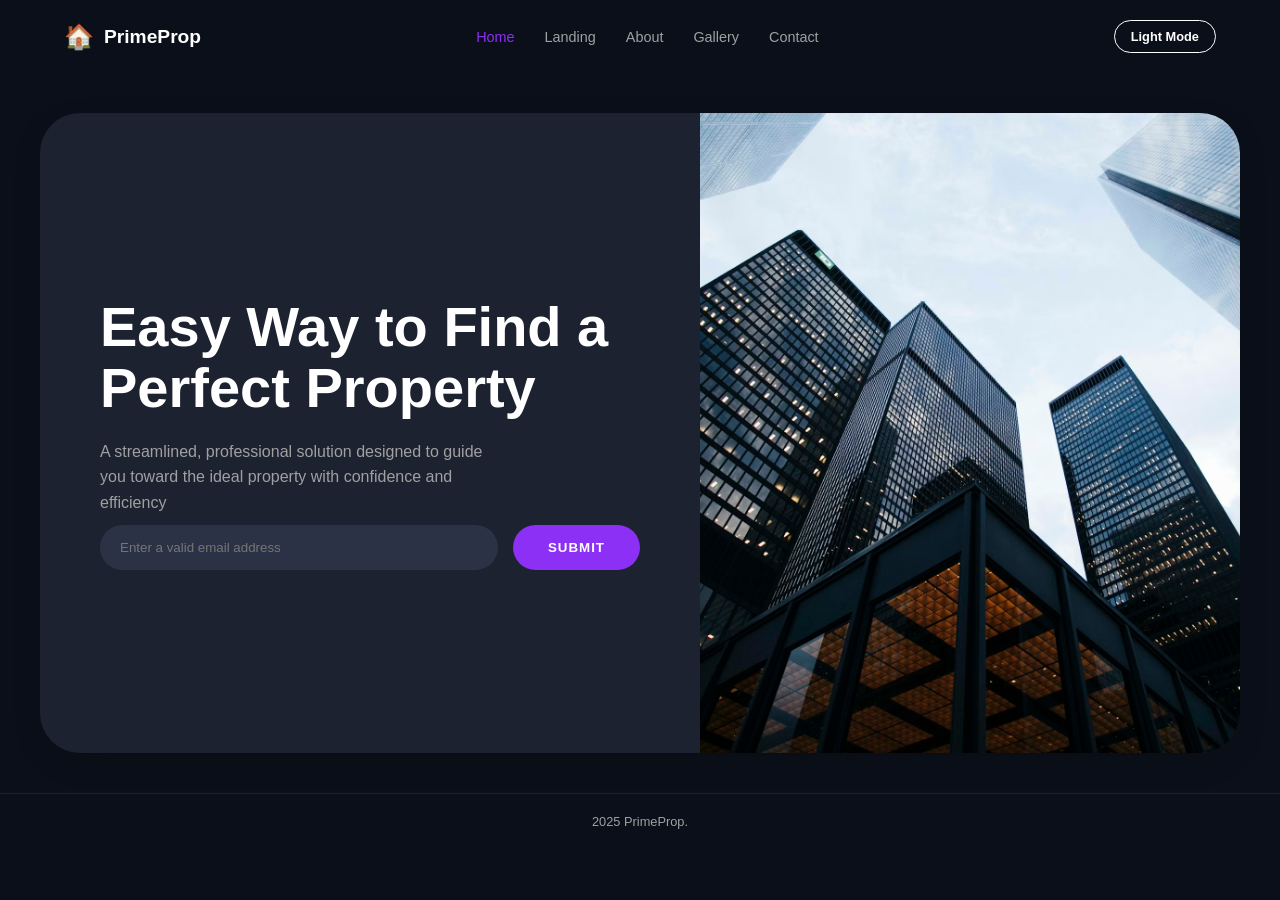
<file: index.html>
<!DOCTYPE html>
<html lang="ru">
<head>
    <meta charset="UTF-8">
    <meta name="viewport" content="width=device-width, initial-scale=1.0">
    <title>PrimeProp Landing</title>
    <link rel="stylesheet" href="css/home.css">
</head>
<body>

    <header class="navbar">
        <div class="logo">
            <a href="index.html" style="text-decoration: none; color: inherit; display: flex; align-items: center; gap: 10px;">
                <span class="logo-icon">🏠</span> 
                <span class="logo-text">PrimeProp</span>
            </a>
        </div>
        
        <nav>
            <ul class="nav-links">
                <li><a href="index.html" class="active">Home</a></li>
                <li><a href="landing.html">Landing</a></li>
                <li><a href="about.html">About</a></li>
                <li><a href="gallery.html">Gallery</a></li>
                <li><a href="contact.html">Contact</a></li>
            </ul>
        </nav>

        <button id="theme-toggle" class="theme-btn">Light Mode</button>
        
        <div class="burger" id="burger">
            <div class="line1"></div>
            <div class="line2"></div>
            <div class="line3"></div>
        </div>
    </header>

    <main>
        <section id="home" class="hero-section">
            <div class="hero-container">
                <div class="hero-content">
                    <h1>Easy Way to Find a <br> Perfect Property</h1>
                    <p class="subtitle">
                        A streamlined, professional solution designed to guide you toward the ideal property with confidence and efficiency
                    </p>

                    <form class="email-form" onsubmit="event.preventDefault();">
                        <input type="email" placeholder="Enter a valid email address" required>
                        <button type="submit">SUBMIT</button>
                    </form>
                </div>
                
                <div class="hero-image">
                    <img src="assets/home.avif" alt="Modern Building Architecture">
                </div>
            </div>
        </section>
    </main>

    <footer>
        <p>2025 PrimeProp.</p>
    </footer>

    <script src="js/home.js"></script>
</body>
</html>
</file>
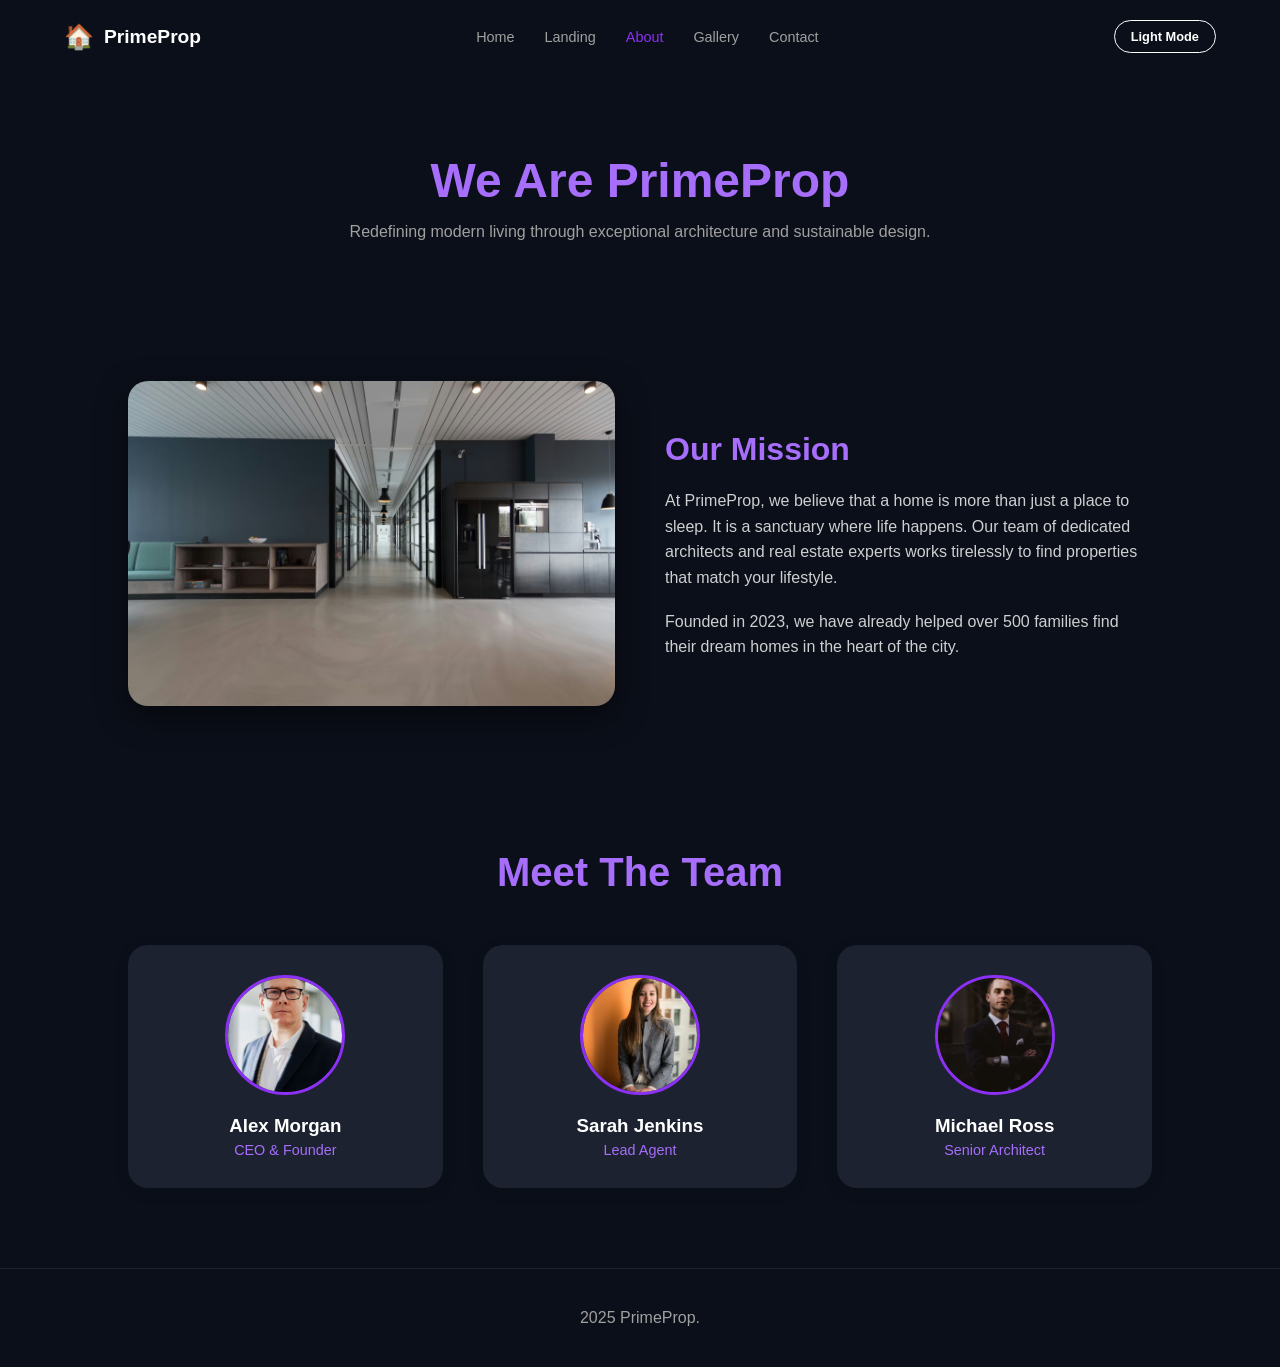
<file: about.html>
<!DOCTYPE html>
<html lang="ru">
<head>
    <meta charset="UTF-8">
    <meta name="viewport" content="width=device-width, initial-scale=1.0">
    <title>About Us</title>
    <link rel="stylesheet" href="css/about.css">
</head>
<body>

    <header class="navbar">
        <div class="logo">
            <a href="index.html" style="text-decoration: none; color: inherit; display: flex; align-items: center; gap: 10px;">
                <span class="logo-icon">🏠</span> 
                <span class="logo-text">PrimeProp</span>
            </a>
        </div>
        
        <nav>
            <ul class="nav-links">
                <li><a href="index.html">Home</a></li>
                <li><a href="landing.html">Landing</a></li>
                <li><a href="about.html" class="active">About</a></li>
                <li><a href="gallery.html">Gallery</a></li>
                <li><a href="contact.html">Contact</a></li>
            </ul>
        </nav>

        <button id="theme-toggle" class="theme-btn">Light Mode</button>

        <div class="burger" id="burger">
            <div class="line1"></div>
            <div class="line2"></div>
            <div class="line3"></div>
        </div>
    </header>

    <main>
        <section class="about-hero">
            <h1>We Are PrimeProp</h1>
            <p class="subtitle">Redefining modern living through exceptional architecture and sustainable design.</p>
        </section>

        <section class="mission-section">
            <div class="mission-image">
                <img src="assets/lan1.avif" alt="Our Office">
            </div>
            <div class="mission-text">
                <h2>Our Mission</h2>
                <p>
                    At PrimeProp, we believe that a home is more than just a place to sleep. It is a sanctuary where life happens. 
                    Our team of dedicated architects and real estate experts works tirelessly to find properties that match your lifestyle.
                </p>
                <br>
                <p>
                    Founded in 2023, we have already helped over 500 families find their dream homes in the heart of the city.
                </p>
            </div>
        </section>

        <section class="team-section">
            <h2>Meet The Team</h2>
            <div class="team-grid">
                <div class="team-card">
                    <div class="member-img">
                        <img src="assets/ab1.avif" alt="CEO">
                    </div>
                    <h3>Alex Morgan</h3>
                    <p>CEO & Founder</p>
                </div>

                <div class="team-card">
                    <div class="member-img">
                        <img src="assets/ab2.avif" alt="Lead Agent">
                    </div>
                    <h3>Sarah Jenkins</h3>
                    <p>Lead Agent</p>
                </div>

                <div class="team-card">
                    <div class="member-img">
                        <img src="assets/ab3.avif" alt="Architect">
                    </div>
                    <h3>Michael Ross</h3>
                    <p>Senior Architect</p>
                </div>
            </div>
        </section>
    </main>

    <footer>
        <p>2025 PrimeProp.</p>
    </footer>

    <script src="js/about.js"></script>
</body>
</html>
</file>
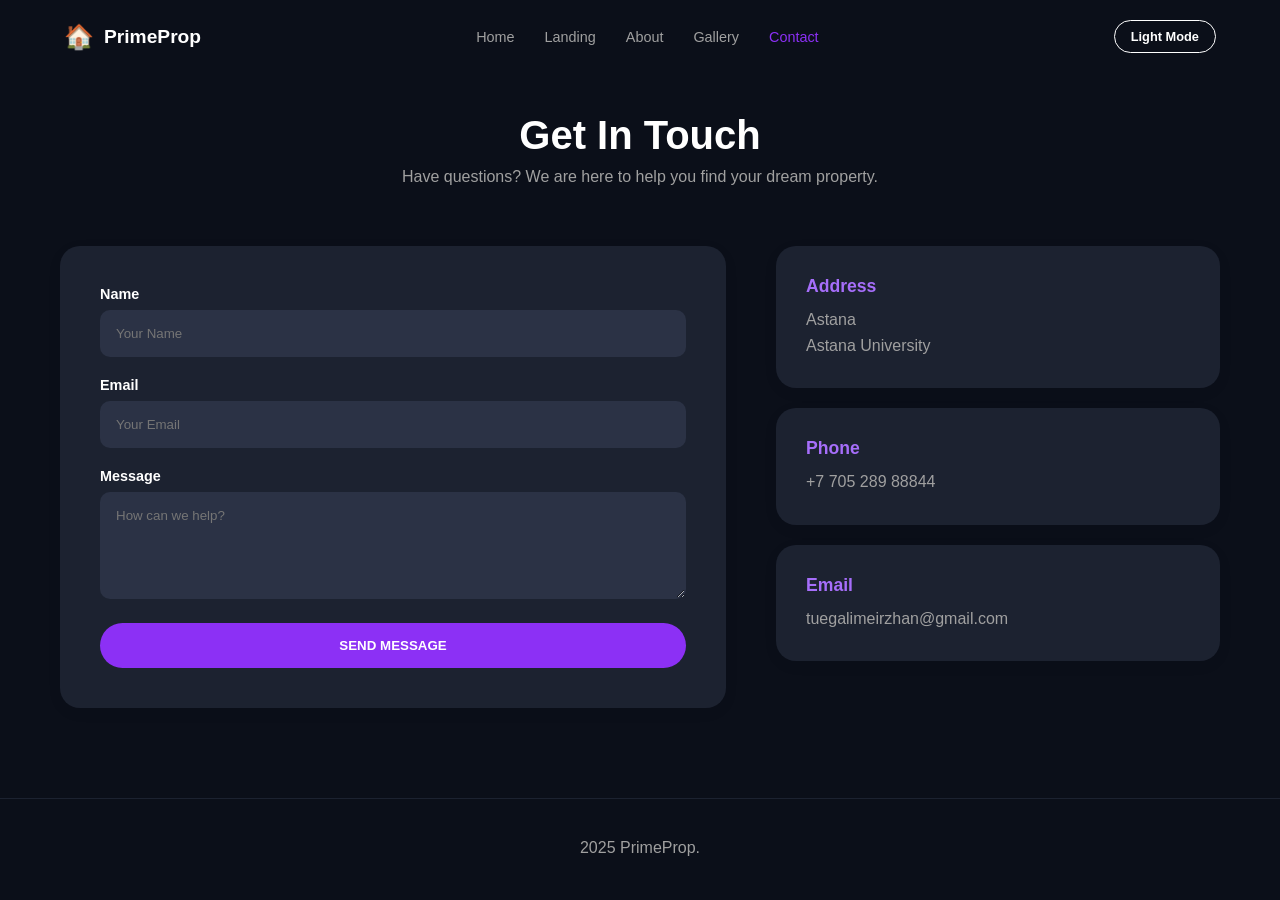
<file: contact.html>
<!DOCTYPE html>
<html lang="ru">
<head>
    <meta charset="UTF-8">
    <meta name="viewport" content="width=device-width, initial-scale=1.0">
    <title>Contact Us</title>
    <link rel="stylesheet" href="css/contact.css">
</head>
<body>

    <header class="navbar">
        <div class="logo">
            <a href="index.html" style="text-decoration: none; color: inherit; display: flex; align-items: center; gap: 10px;">
                <span class="logo-icon">🏠</span> 
                <span class="logo-text">PrimeProp</span>
            </a>
        </div>
        
        <nav>
            <ul class="nav-links">
                <li><a href="index.html">Home</a></li>
                <li><a href="landing.html">Landing</a></li>
                <li><a href="about.html">About</a></li>
                <li><a href="gallery.html">Gallery</a></li>
                <li><a href="contact.html" class="active">Contact</a></li>
            </ul>
        </nav>

        <button id="theme-toggle" class="theme-btn">Light Mode</button>

        <div class="burger" id="burger">
            <div class="line1"></div>
            <div class="line2"></div>
            <div class="line3"></div>
        </div>
    </header>

    <main class="contact-container">
        <div class="page-header">
            <h1>Get In Touch</h1>
            <p>Have questions? We are here to help you find your dream property.</p>
        </div>

        <div class="contact-content">
            <div class="contact-form-wrapper">
                <form id="contactForm">
                    <div class="input-group">
                        <label for="name">Name</label>
                        <input type="text" id="name" placeholder="Your Name" required>
                    </div>
                    
                    <div class="input-group">
                        <label for="email">Email</label>
                        <input type="email" id="email" placeholder="Your Email" required>
                    </div>

                    <div class="input-group">
                        <label for="message">Message</label>
                        <textarea id="message" rows="5" placeholder="How can we help?" required></textarea>
                    </div>

                    <button type="submit" class="submit-btn">SEND MESSAGE</button>
                </form>
            </div>

            <div class="contact-info-wrapper">
                <div class="info-card">
                    <h3>Address</h3>
                    <p>Astana<br>Astana University</p>
                </div>

                <div class="info-card">
                    <h3>Phone</h3>
                    <p>+7 705 289 88844</p>
                </div>

                <div class="info-card">
                    <h3>Email</h3>
                    <p>tuegalimeirzhan@gmail.com</p>
                </div>
            </div>
        </div>
    </main>

    <footer>
        <p>2025 PrimeProp.</p>
    </footer>

    <script src="js/contact.js"></script>
</body>
</html>
</file>
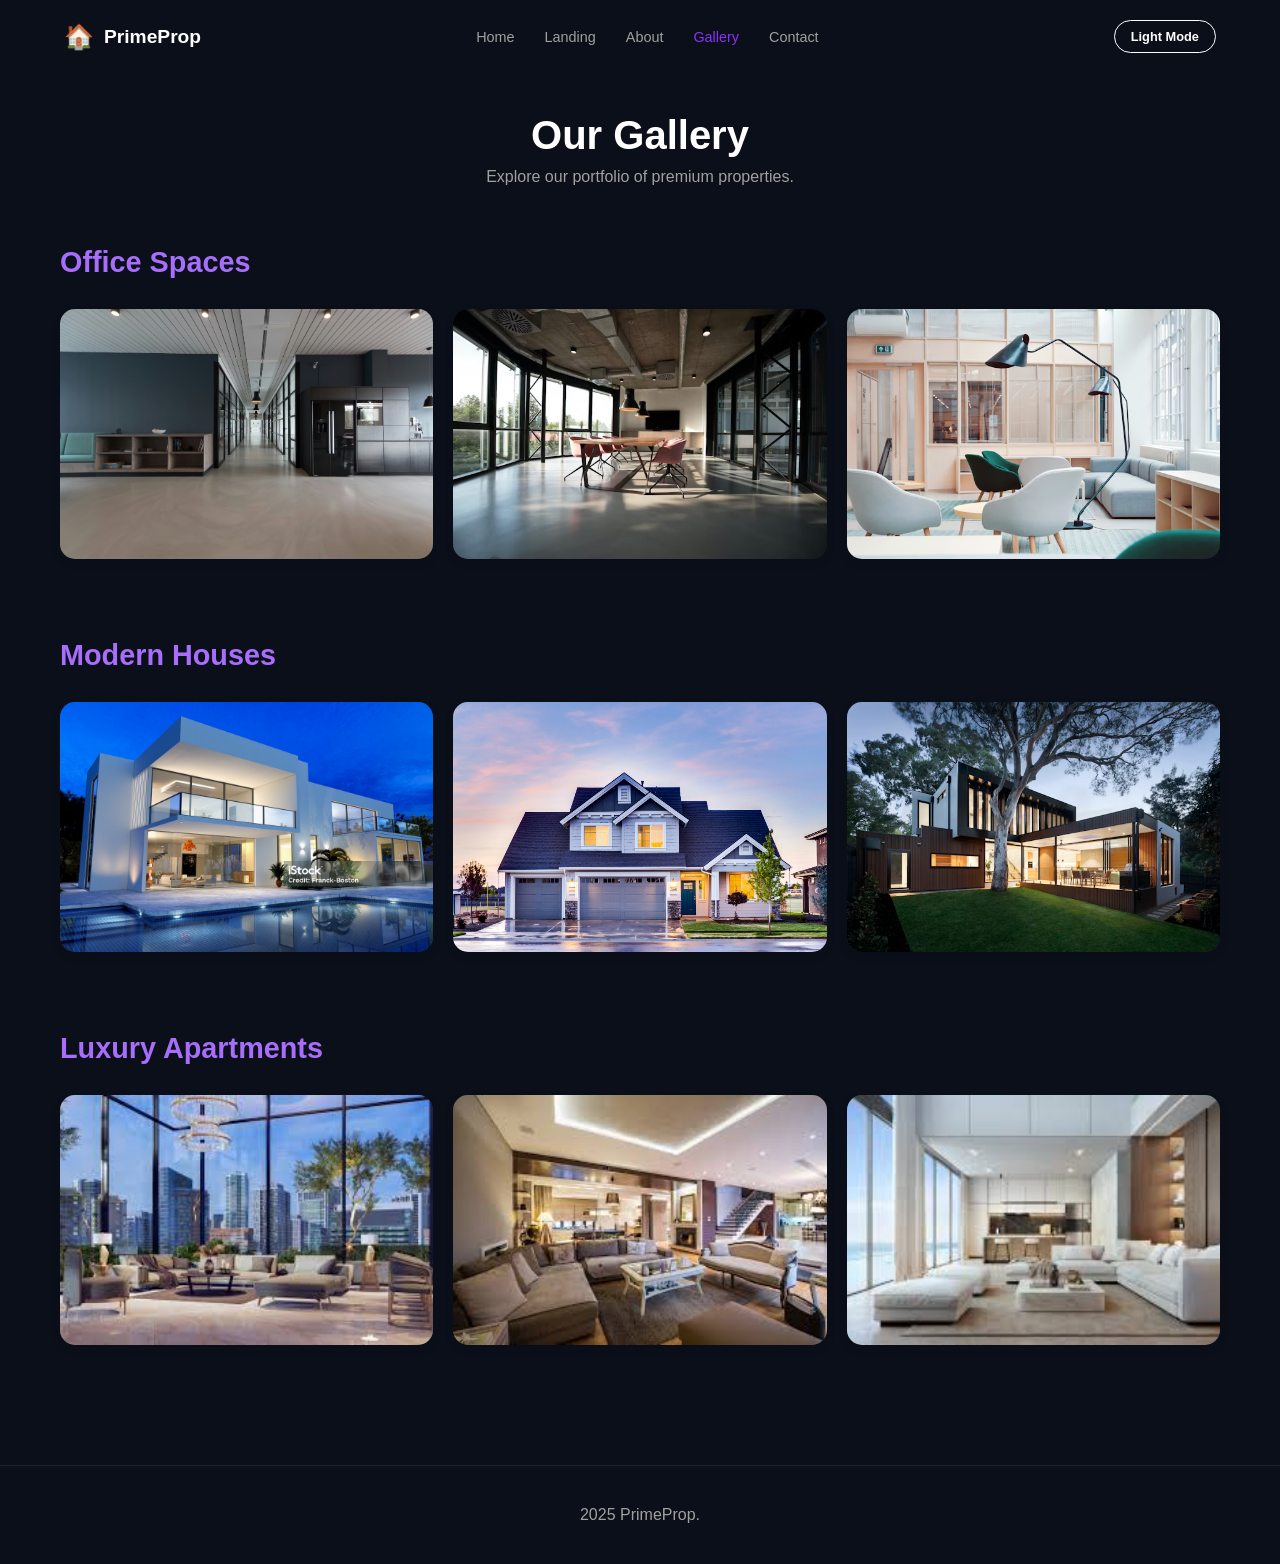
<file: gallery.html>
<!DOCTYPE html>
<html lang="ru">
<head>
    <meta charset="UTF-8">
    <meta name="viewport" content="width=device-width, initial-scale=1.0">
    <title>Gallery</title>
    <link rel="stylesheet" href="css/gallery.css">
</head>
<body>

    <header class="navbar">
        <div class="logo">
            <a href="index.html" style="text-decoration: none; color: inherit; display: flex; align-items: center; gap: 10px;">
                <span class="logo-icon">🏠</span> 
                <span class="logo-text">PrimeProp</span>
            </a>
        </div>
        
        <nav>
            <ul class="nav-links">
                <li><a href="index.html">Home</a></li>
                <li><a href="landing.html">Landing</a></li>
                <li><a href="about.html">About</a></li>
                <li><a href="gallery.html" class="active">Gallery</a></li>
                <li><a href="contact.html">Contact</a></li>
            </ul>
        </nav>

        <button id="theme-toggle" class="theme-btn">Light Mode</button>

        <div class="burger" id="burger">
            <div class="line1"></div>
            <div class="line2"></div>
            <div class="line3"></div>
        </div>
    </header>

    <main class="gallery-container">
        <div class="page-title">
            <h1>Our Gallery</h1>
            <p>Explore our portfolio of premium properties.</p>
        </div>

        <section class="gallery-section">
            <h2>Office Spaces</h2>
            <div class="photo-grid">
                <div class="photo-card">
                    <img src="assets/lan1.avif" alt="Office 1">
                </div>
                <div class="photo-card">
                    <img src="assets/g1.avif" alt="Office 2">
                </div>
                <div class="photo-card">
                    <img src="assets/g3.avif" alt="Office 3">
                </div>
            </div>
        </section>

        <section class="gallery-section">
            <h2>Modern Houses</h2>
            <div class="photo-grid">
                <div class="photo-card">
                    <img src="assets/g5.jpg" alt="House 1">
                </div>
                <div class="photo-card">
                    <img src="assets/lan2.jpg" alt="House 2">
                </div>
                <div class="photo-card">
                    <img src="assets/g4.avif" alt="House 3">
                </div>
            </div>
        </section>

        <section class="gallery-section">
            <h2>Luxury Apartments</h2>
            <div class="photo-grid">
                <div class="photo-card">
                    <img src="assets/lan 7.jpeg" alt="Apartment 1">
                </div>
                <div class="photo-card">
                    <img src="assets/lan8.jpeg" alt="Apartment 2">
                </div>
                <div class="photo-card">
                    <img src="assets/lan9.jpeg" alt="Apartment 3">
                </div>
            </div>
        </section>
    </main>

    <footer>
        <p>2025 PrimeProp.</p>
    </footer>

    <script src="js/gallery.js"></script>
</body>
</html>
</file>
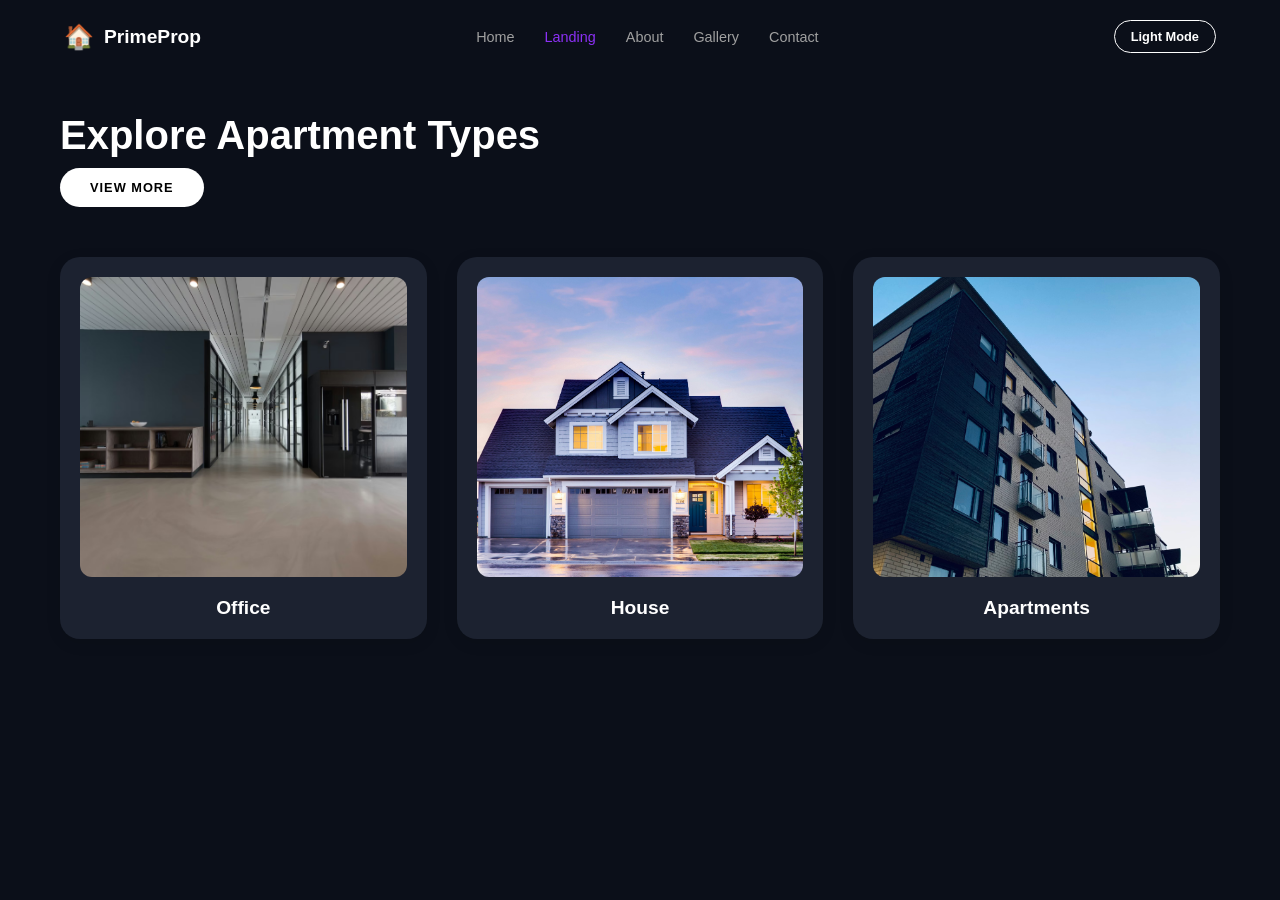
<file: landing.html>
<!DOCTYPE html>
<html lang="ru">
<head>
    <meta charset="UTF-8">
    <meta name="viewport" content="width=device-width, initial-scale=1.0">
    <title>Explore Types</title>
    <link rel="stylesheet" href="css/lan.css">
</head>
<body>

    <header class="navbar">
        <div class="logo">
            <a href="index.html" style="text-decoration: none; color: inherit; display: flex; align-items: center; gap: 10px;">
                <span class="logo-icon">🏠</span> 
                <span class="logo-text">PrimeProp</span>
            </a>
        </div>
        
        <nav>
            <ul class="nav-links">
                <li><a href="index.html">Home</a></li>
                <li><a href="landing.html" class="active">Landing</a></li>
                <li><a href="about.html">About</a></li>
                <li><a href="gallery.html">Gallery</a></li>
                <li><a href="contact.html">Contact</a></li>
            </ul>
        </nav>
        
        <button id="theme-toggle" class="theme-btn">Light Mode</button>

        <div class="burger" id="burger">
            <div class="line1"></div>
            <div class="line2"></div>
            <div class="line3"></div>
        </div>
    </header>

    <main class="landing-container">
        
        <div class="landing-header">
            <h1>Explore Apartment Types</h1>
            <button id="view-more-btn" class="cta-button">VIEW MORE</button>
        </div>

        <div class="cards-grid">
            
            <div class="card" onclick="selectCard(this, 'Office')">
                <div class="image-wrapper">
                    <img src="assets/lan1.avif" alt="Office Building">
                </div>
                <h3>Office</h3>
            </div>

            <div class="card" onclick="selectCard(this, 'House')">
                <div class="image-wrapper">
                    <img src="assets/lan2.jpg" alt="Modern House">
                </div>
                <h3>House</h3>
            </div>

            <div class="card" onclick="selectCard(this, 'Apartments')">
                <div class="image-wrapper">
                    <img src="assets/lan3.avif" alt="Apartment Complex">
                </div>
                <h3>Apartments</h3>
            </div>

        </div>
    </main>

    <script src="js/lan.js"></script>
</body>
</html>
</file>
<file: css/home.css>
:root {
    --bg-color: #0b0f19;
    --card-bg: #1c2230; 
    --input-bg: #2b3245;
    --text-color: #ffffff;
    --text-muted: #a0a0a0;
    --primary-color: #8c30f5; 
    --font-main: 'Poppins', sans-serif;
}

body.light-mode {
    --bg-color: #f4f6f8;
    --card-bg: #ffffff;
    --input-bg: #e0e0e0;
    --text-color: #222222;
    --text-muted: #555555;
}

* {
    margin: 0;
    padding: 0;
    box-sizing: border-box;
}

body {
    background-color: var(--bg-color);
    color: var(--text-color);
    font-family: var(--font-main);
    transition: background-color 0.3s ease, color 0.3s ease;
    overflow-x: hidden;
}

.theme-btn {
    background: transparent;
    border: 1px solid var(--text-color);
    color: var(--text-color);
    padding: 8px 16px;
    border-radius: 20px;
    cursor: pointer;
    font-family: var(--font-main);
    font-weight: 600;
    font-size: 0.8rem;
    margin-left: 20px;
    transition: all 0.3s ease;
    white-space: nowrap;
}

.theme-btn:hover {
    background-color: var(--text-color);
    color: var(--bg-color);
}

.navbar {
    display: flex;
    justify-content: space-between;
    align-items: center;
    padding: 20px 5%;
    max-width: 1400px;
    margin: 0 auto;
    width: 100%;
}

.logo a {
    text-decoration: none;
    display: flex;
    align-items: center;
    gap: 10px;
    color: var(--text-color);
    font-weight: 700;
    font-size: 1.2rem;
}

.logo-icon {
    font-size: 1.5rem;
}

.nav-links {
    display: flex;
    list-style: none;
    gap: 30px;
}

.nav-links a {
    text-decoration: none;
    color: var(--text-muted);
    font-size: 0.9rem;
    transition: color 0.3s;
}

.nav-links a:hover, .nav-links a.active {
    color: var(--primary-color);
}

.burger {
    display: none;
    cursor: pointer;
}

.burger div {
    width: 25px;
    height: 3px;
    background-color: var(--text-color);
    margin: 5px;
}

.hero-section {
    display: flex;
    justify-content: center;
    padding: 40px 20px;
    min-height: 80vh;
}

.hero-container {
    background-color: var(--card-bg);
    border-radius: 40px;
    width: 100%;
    max-width: 1200px;
    display: flex;
    overflow: hidden; 
    box-shadow: 0 10px 30px rgba(0,0,0,0.1);
    transition: background-color 0.3s ease;
}

.hero-content {
    flex: 1;
    padding: 80px 60px;
    display: flex;
    flex-direction: column;
    justify-content: center;
}

.hero-content h1 {
    font-size: 3.5rem;
    line-height: 1.1;
    margin-bottom: 20px;
    color: var(--text-color);
}

.subtitle {
    color: var(--text-muted);
    margin-bottom: 10px;
    line-height: 1.6;
    max-width: 400px;
}

.image-source {
    font-size: 0.8rem;
    color: var(--text-muted);
    font-weight: 700;
    margin-bottom: 30px;
}

.email-form {
    display: flex;
    gap: 15px;
    flex-wrap: wrap;
}

.email-form input {
    background-color: var(--input-bg);
    border: none;
    padding: 15px 20px;
    border-radius: 30px;
    color: var(--text-color);
    flex: 1;
    min-width: 200px;
    outline: none;
    transition: background-color 0.3s, color 0.3s;
}

.email-form button {
    background-color: var(--primary-color);
    color: white;
    border: none;
    padding: 15px 35px;
    border-radius: 30px;
    font-weight: 600;
    cursor: pointer;
    transition: transform 0.2s;
    letter-spacing: 1px;
}

.email-form button:hover {
    transform: scale(1.05);
}

.hero-image {
    flex: 1;
    position: relative;
}

.hero-image img {
    width: 100%;
    height: 100%;
    object-fit: cover;
    display: block;
}

footer {
    text-align: center;
    padding: 20px;
    color: var(--text-muted);
    font-size: 0.8rem;
    border-top: 1px solid var(--card-bg);
}

@media (max-width: 992px) {
    .hero-content h1 { font-size: 2.5rem; }
    .hero-content { padding: 40px; }
}

@media (max-width: 768px) {
    .nav-links { display: none; }
    .burger { display: block; }

    .hero-container {
        flex-direction: column-reverse;
        height: auto;
    }
    .hero-image { height: 300px; }
    .hero-content { padding: 30px 20px; text-align: center; }
    .subtitle { margin: 0 auto 20px auto; }
    .email-form { flex-direction: column; }
    .email-form input, .email-form button { width: 100%; }
}
</file>
<file: css/about.css>
:root {
    --bg-color: #0b0f19;
    --card-bg: #1c2230;
    --text-color: #ffffff;
    --text-muted: #a0a0a0;
    --primary-color: #8c30f5; 
    --accent-color: #a66efa;
    --font-main: 'Poppins', sans-serif;
}

body.light-mode {
    --bg-color: #f4f6f8;
    --card-bg: #ffffff;
    --text-color: #222222;
    --text-muted: #555555;
}

* { margin: 0; padding: 0; box-sizing: border-box; }

body {
    background-color: var(--bg-color);
    color: var(--text-color);
    font-family: var(--font-main);
    overflow-x: hidden;
    transition: background-color 0.3s ease, color 0.3s ease;
}

.theme-btn {
    background: transparent;
    border: 1px solid var(--text-color);
    color: var(--text-color);
    padding: 8px 16px;
    border-radius: 20px;
    cursor: pointer;
    font-family: var(--font-main);
    font-weight: 600;
    font-size: 0.8rem;
    margin-left: 20px;
    transition: all 0.3s ease;
    white-space: nowrap;
}

.theme-btn:hover {
    background-color: var(--text-color);
    color: var(--bg-color);
}

.navbar {
    display: flex;
    justify-content: space-between;
    align-items: center;
    padding: 20px 5%;
    max-width: 1400px;
    margin: 0 auto;
}

.logo a {
    text-decoration: none;
    display: flex;
    align-items: center;
    gap: 10px;
    color: var(--text-color);
    font-weight: 700;
    font-size: 1.2rem;
}

.logo-icon { font-size: 1.5rem; }

.nav-links {
    display: flex;
    list-style: none;
    gap: 30px;
}

.nav-links a {
    text-decoration: none;
    color: var(--text-muted);
    font-size: 0.9rem;
    transition: color 0.3s;
}

.nav-links a:hover, .nav-links a.active {
    color: var(--primary-color);
}

.burger { display: none; cursor: pointer; }
.burger div { width: 25px; height: 3px; background-color: var(--text-color); margin: 5px; }

.about-hero {
    text-align: center;
    padding: 80px 20px;
}

.about-hero h1 {
    font-size: 3rem;
    margin-bottom: 15px;
    color: var(--accent-color); 
}
 
.subtitle { color: var(--text-muted); max-width: 600px; margin: 0 auto; }

.mission-section {
    display: flex;
    align-items: center;
    justify-content: center;
    gap: 50px;
    padding: 60px 10%;
    max-width: 1400px;
    margin: 0 auto;
}

.mission-image { flex: 1; }
.mission-image img {
    width: 100%;
    border-radius: 20px;
    box-shadow: 0 10px 30px rgba(0,0,0,0.5);
}

.mission-text { flex: 1; }
.mission-text h2 { margin-bottom: 20px; font-size: 2rem; color: var(--accent-color); }
.mission-text p { line-height: 1.6; color: var(--text-color); opacity: 0.8; }

.team-section {
    padding: 80px 10%;
    text-align: center;
}

.team-section h2 { 
    margin-bottom: 50px; 
    font-size: 2.5rem; 
    color: var(--accent-color);
}

.team-grid {
    display: grid;
    grid-template-columns: repeat(auto-fit, minmax(250px, 1fr));
    gap: 40px;
}

.team-card {
    background: var(--card-bg);
    padding: 30px;
    border-radius: 20px;
    transition: transform 0.3s;
    box-shadow: 0 4px 15px rgba(0,0,0,0.1); 
}

.team-card:hover { transform: translateY(-10px); }

.member-img {
    width: 120px;
    height: 120px;
    border-radius: 50%;
    overflow: hidden;
    margin: 0 auto 20px auto;
    border: 3px solid var(--primary-color);
}

.member-img img { width: 100%; height: 100%; object-fit: cover; }
.team-card h3 { margin-bottom: 5px; }
.team-card p { color: var(--accent-color); font-size: 0.9rem; }

footer {
    text-align: center;
    padding: 40px;
    border-top: 1px solid var(--card-bg);
    color: var(--text-muted);
}

@media (max-width: 900px) {
    .mission-section { flex-direction: column; text-align: center; }
}

@media (max-width: 768px) {
    .nav-links { display: none; }
    .burger { display: block; }
}
</file>
<file: css/contact.css>
:root {
    --bg-color: #0b0f19;
    --card-bg: #1c2230;
    --input-bg: #2b3245;
    --text-color: #ffffff;
    --text-muted: #a0a0a0;
    --primary-color: #8c30f5; 
    --accent-color: #a66efa;
    --font-main: 'Poppins', sans-serif;
}

body.light-mode {
    --bg-color: #f4f6f8;
    --card-bg: #ffffff;
    --input-bg: #e0e0e0; 
    --text-color: #222222;
    --text-muted: #555555;
}

* { margin: 0; padding: 0; box-sizing: border-box; }

body {
    background-color: var(--bg-color);
    color: var(--text-color);
    font-family: var(--font-main);
    overflow-x: hidden;
    transition: background-color 0.3s ease, color 0.3s ease;
}

.theme-btn {
    background: transparent;
    border: 1px solid var(--text-color);
    color: var(--text-color);
    padding: 8px 16px;
    border-radius: 20px;
    cursor: pointer;
    font-family: var(--font-main);
    font-weight: 600;
    font-size: 0.8rem;
    margin-left: 20px;
    transition: all 0.3s ease;
    white-space: nowrap;
}

.theme-btn:hover {
    background-color: var(--text-color);
    color: var(--bg-color);
}

.navbar {
    display: flex;
    justify-content: space-between;
    align-items: center;
    padding: 20px 5%;
    max-width: 1400px;
    margin: 0 auto;
}

.logo a {
    text-decoration: none;
    display: flex;
    align-items: center;
    gap: 10px;
    color: var(--text-color);
    font-weight: 700;
    font-size: 1.2rem;
}

.logo-icon { font-size: 1.5rem; }

.nav-links {
    display: flex;
    list-style: none;
    gap: 30px;
}

.nav-links a {
    text-decoration: none;
    color: var(--text-muted);
    font-size: 0.9rem;
    transition: color 0.3s;
}

.nav-links a:hover, .nav-links a.active {
    color: var(--primary-color);
}

.burger { display: none; cursor: pointer; }
.burger div { width: 25px; height: 3px; background-color: var(--text-color); margin: 5px; }

.contact-container {
    max-width: 1200px;
    margin: 0 auto;
    padding: 40px 20px;
}

.page-header {
    text-align: center;
    margin-bottom: 60px;
}

.page-header h1 {
    font-size: 2.5rem;
    margin-bottom: 10px;
}

.page-header p {
    color: var(--text-muted);
}

.contact-content {
    display: grid;
    grid-template-columns: 3fr 2fr;
    gap: 50px;
}

.contact-form-wrapper {
    background-color: var(--card-bg);
    padding: 40px;
    border-radius: 20px;
    box-shadow: 0 4px 15px rgba(0,0,0,0.05); 
    transition: background-color 0.3s ease;
}

.input-group {
    margin-bottom: 20px;
}

.input-group label {
    display: block;
    margin-bottom: 8px;
    font-weight: 600;
    font-size: 0.9rem;
}

.input-group input, 
.input-group textarea {
    width: 100%;
    padding: 15px;
    background-color: var(--input-bg);
    border: 1px solid transparent;
    border-radius: 10px;
    color: var(--text-color);
    font-family: inherit;
    outline: none;
    transition: background-color 0.3s, color 0.3s, border-color 0.3s;
}

.input-group input:focus, 
.input-group textarea:focus {
    border-color: var(--primary-color);
}

.submit-btn {
    width: 100%;
    padding: 15px;
    background-color: var(--primary-color);
    color: white;
    border: none;
    border-radius: 30px;
    font-weight: 700;
    cursor: pointer;
    transition: background-color 0.3s;
}

.submit-btn:hover {
    background-color: var(--accent-color);
}

.contact-info-wrapper {
    display: flex;
    flex-direction: column;
    gap: 20px;
}

.info-card {
    background-color: var(--card-bg);
    padding: 30px;
    border-radius: 20px;
    box-shadow: 0 4px 15px rgba(0,0,0,0.05);
    transition: background-color 0.3s ease;
}

.info-card h3 {
    margin-bottom: 10px;
    font-size: 1.1rem;
    color: var(--accent-color);
}

.info-card p {
    color: var(--text-muted);
    line-height: 1.6;
}

footer {
    text-align: center;
    padding: 40px;
    border-top: 1px solid var(--card-bg);
    color: var(--text-muted);
    margin-top: 50px;
}

@media (max-width: 900px) {
    .contact-content {
        grid-template-columns: 1fr;
    }
}

@media (max-width: 768px) {
    .nav-links { display: none; }
    .burger { display: block; }
}
</file>
<file: css/gallery.css>
:root {
    --bg-color: #0b0f19;
    --card-bg: #1c2230;
    --text-color: #ffffff;
    --text-muted: #a0a0a0;
    --primary-color: #8c30f5; 
    --accent-color: #a66efa;
    --font-main: 'Poppins', sans-serif;
}

body.light-mode {
    --bg-color: #f4f6f8;
    --card-bg: #ffffff;
    --text-color: #222222;
    --text-muted: #555555;
}

* { margin: 0; padding: 0; box-sizing: border-box; }

body {
    background-color: var(--bg-color);
    color: var(--text-color);
    font-family: var(--font-main);
    overflow-x: hidden;
    transition: background-color 0.3s ease, color 0.3s ease;
}

.theme-btn {
    background: transparent;
    border: 1px solid var(--text-color);
    color: var(--text-color);
    padding: 8px 16px;
    border-radius: 20px;
    cursor: pointer;
    font-family: var(--font-main);
    font-weight: 600;
    font-size: 0.8rem;
    margin-left: 20px;
    transition: all 0.3s ease;
    white-space: nowrap;
}

.theme-btn:hover {
    background-color: var(--text-color);
    color: var(--bg-color);
}

.navbar {
    display: flex;
    justify-content: space-between;
    align-items: center;
    padding: 20px 5%;
    max-width: 1400px;
    margin: 0 auto;
}

.logo a {
    text-decoration: none;
    display: flex;
    align-items: center;
    gap: 10px;
    color: var(--text-color);
    font-weight: 700;
    font-size: 1.2rem;
}

.logo-icon { font-size: 1.5rem; }

.nav-links {
    display: flex;
    list-style: none;
    gap: 30px;
}

.nav-links a {
    text-decoration: none;
    color: var(--text-muted);
    font-size: 0.9rem;
    transition: color 0.3s;
}

.nav-links a:hover, .nav-links a.active {
    color: var(--primary-color);
}

.burger { display: none; cursor: pointer; }
.burger div { width: 25px; height: 3px; background-color: var(--text-color); margin: 5px; }

.gallery-container {
    max-width: 1200px;
    margin: 0 auto;
    padding: 40px 20px;
}

.page-title {
    text-align: center;
    margin-bottom: 60px;
}

.page-title h1 {
    font-size: 2.5rem;
    margin-bottom: 10px;
}

.page-title p {
    color: var(--text-muted);
}

.gallery-section {
    margin-bottom: 80px;
}

.gallery-section h2 {
    font-size: 1.8rem;
    color: var(--accent-color); 
    margin-bottom: 30px;
}

.photo-grid {
    display: grid;
    grid-template-columns: repeat(auto-fit, minmax(300px, 1fr));
    gap: 20px;
}

.photo-card {
    height: 250px;
    border-radius: 15px;
    overflow: hidden;
    background-color: var(--card-bg); 
    box-shadow: 0 4px 10px rgba(0,0,0,0.1); 
    transition: background-color 0.3s ease, transform 0.3s ease;
}

.photo-card img {
    width: 100%;
    height: 100%;
    object-fit: cover;
    transition: transform 0.3s ease;
}

.photo-card:hover img {
    transform: scale(1.05);
}

footer {
    text-align: center;
    padding: 40px;
    border-top: 1px solid var(--card-bg);
    color: var(--text-muted);
}

@media (max-width: 768px) {
    .nav-links { display: none; }
    .burger { display: block; }
    
    .photo-grid {
        grid-template-columns: 1fr;
    }
}
</file>
<file: css/lan.css>
:root {
    --bg-color: #0b0f19;
    --card-bg: #1c2230;
    --text-color: #ffffff;
    --text-muted: #a0a0a0;
    --accent-purple: #a66efa;
    --primary-color: #8c30f5; 
    --font-main: 'Poppins', sans-serif;
}

body.light-mode {
    --bg-color: #f4f6f8;
    --card-bg: #ffffff;
    --text-color: #222222;
    --text-muted: #555555;
}

* { margin: 0; padding: 0; box-sizing: border-box; }

body {
    background-color: var(--bg-color);
    color: var(--text-color);
    font-family: var(--font-main);
    min-height: 100vh;
    display: block; 
    transition: background-color 0.3s ease, color 0.3s ease;
}

.theme-btn {
    background: transparent;
    border: 1px solid var(--text-color);
    color: var(--text-color);
    padding: 8px 16px;
    border-radius: 20px; 
    cursor: pointer;
    font-family: var(--font-main);
    font-weight: 600;
    font-size: 0.8rem;
    margin-left: 20px;
    transition: all 0.3s ease;
    white-space: nowrap;
}

.theme-btn:hover {
    background-color: var(--text-color);
    color: var(--bg-color);
}

.navbar {
    display: flex;
    justify-content: space-between;
    align-items: center;
    padding: 20px 5%;
    width: 100%;
    max-width: 1400px;
    margin: 0 auto;
}

.logo a {
    text-decoration: none;
    display: flex;
    align-items: center;
    gap: 10px;
    color: var(--text-color);
    font-weight: 700;
    font-size: 1.2rem;
}

.logo-icon { font-size: 1.5rem; }

.nav-links {
    display: flex;
    list-style: none;
    gap: 30px;
}

.nav-links a {
    text-decoration: none;
    color: var(--text-muted);
    font-size: 0.9rem;
    transition: color 0.3s;
}

.nav-links a:hover, .nav-links a.active {
    color: var(--primary-color);
}

.burger { display: none; cursor: pointer; }
.burger div { width: 25px; height: 3px; background-color: var(--text-color); margin: 5px; }

.landing-container {
    width: 100%;
    max-width: 1200px;
    margin: 0 auto;
    padding: 40px 20px;
}

.landing-header { margin-bottom: 50px; }
.landing-header h1 { font-size: 2.5rem; font-weight: 700; margin-bottom: 10px; }
.image-source { color: var(--accent-purple); font-size: 0.9rem; margin-bottom: 25px; }

.cta-button {
    background-color: #ffffff;
    color: #000000;
    border: none;
    padding: 12px 30px;
    border-radius: 50px;
    font-weight: 700;
    font-size: 0.8rem;
    letter-spacing: 1px;
    cursor: pointer;
    transition: transform 0.2s, background-color 0.2s;
}

.cta-button:hover { background-color: #e0e0e0; transform: scale(1.05); }

.cards-grid {
    display: grid;
    grid-template-columns: repeat(auto-fit, minmax(300px, 1fr));
    gap: 30px;
}

.card {
    background-color: var(--card-bg);
    border-radius: 20px;
    padding: 20px;
    text-align: center;
    cursor: pointer;
    transition: transform 0.3s ease, box-shadow 0.3s ease;
    box-shadow: 0 4px 15px rgba(0,0,0,0.1); 
}

.card:hover { transform: translateY(-10px); box-shadow: 0 10px 25px rgba(0,0,0,0.2); }

.image-wrapper {
    width: 100%;
    height: 300px;
    overflow: hidden;
    border-radius: 12px;
    margin-bottom: 20px;
}

.image-wrapper img {
    width: 100%;
    height: 100%;
    object-fit: cover;
    transition: transform 0.5s ease;
}

.card:hover .image-wrapper img { transform: scale(1.1); }
.card h3 { font-size: 1.2rem; font-weight: 700; color: var(--text-color); }

@media (max-width: 768px) {
    .nav-links { display: none; }
    .burger { display: block; }
    .landing-header h1 { font-size: 2rem; }
    .cards-grid { grid-template-columns: 1fr; }
    .image-wrapper { height: 250px; }
}
</file>
